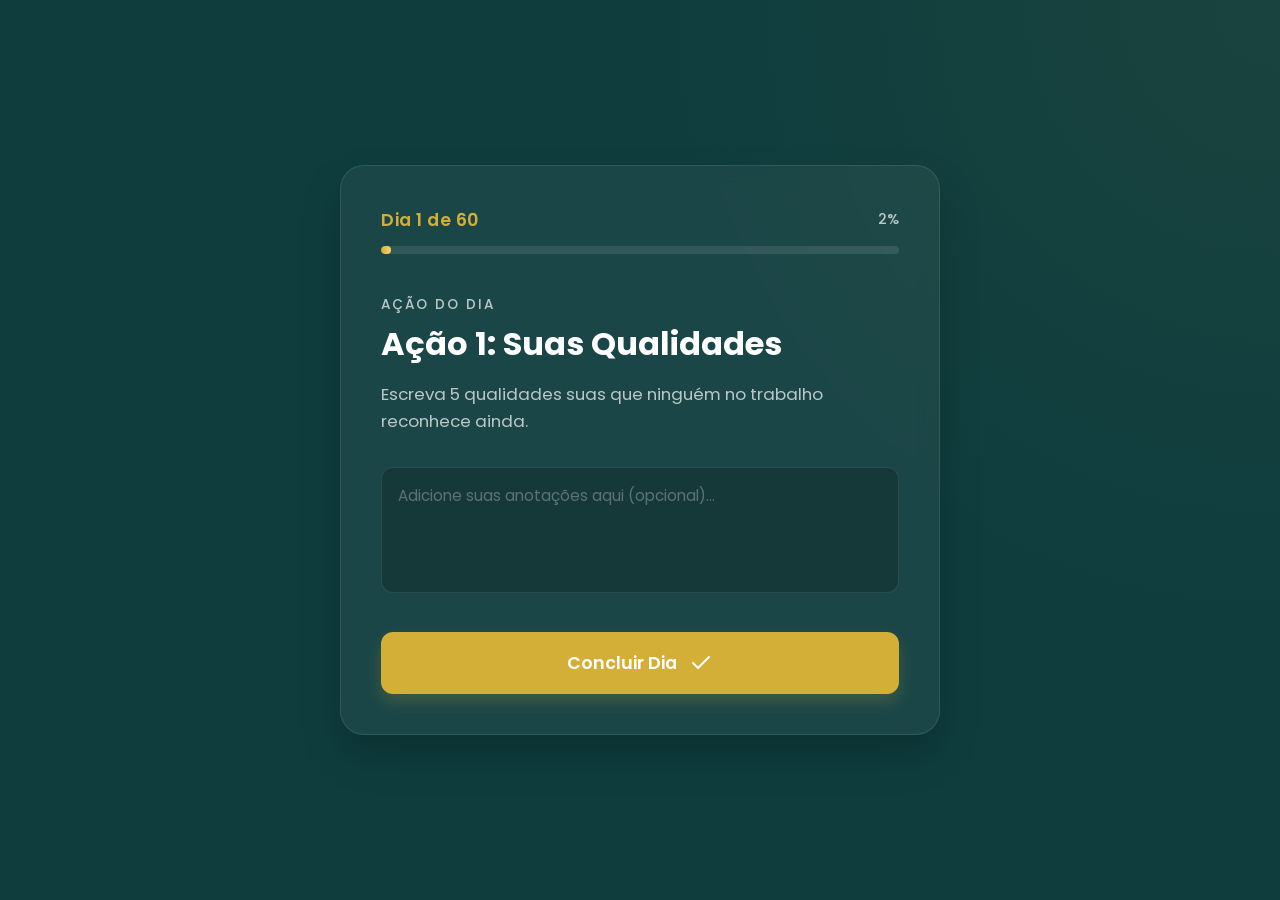
<file: index.html>
<!DOCTYPE html>
<html lang="pt-BR">
<head>
    <meta charset="UTF-8">
    <meta name="viewport" content="width=device-width, initial-scale=1.0">
    <title>Desafio de 60 Dias</title>
    <link rel="preconnect" href="https://fonts.googleapis.com">
    <link rel="preconnect" href="https://fonts.gstatic.com" crossorigin>
    <link href="https://fonts.googleapis.com/css2?family=Poppins:wght@300;400;500;600;700&display=swap" rel="stylesheet">
    <link rel="stylesheet" href="styles.css">
</head>
<body>
    <div class="app-container">
        <header class="app-header">
            <div class="progress-indicator">
                <span class="progress-text" id="progress-text">Dia 1 de 60</span>
                <span class="progress-percentage" id="progress-percentage">0%</span>
            </div>
            <div class="progress-bar-container">
                <div class="progress-bar" id="progress-bar"></div>
            </div>
        </header>

        <main class="app-content">
            <div class="action-card" id="action-card">
                <h2 class="section-subtitle">Ação do Dia</h2>
                <h1 class="action-title" id="action-title">Definir seus objetivos principais</h1>
                <p class="action-description" id="action-description">
                    Escreva no seu caderno quais são os 3 principais objetivos que você deseja alcançar nestes 60 dias. Seja específico e realista.
                </p>
                
                <div class="action-input-group">
                    <textarea id="action-notes" placeholder="Adicione suas anotações aqui (opcional)..." rows="4"></textarea>
                </div>

                <button class="btn-primary" id="complete-btn">
                    <span>Concluir Dia</span>
                    <svg width="24" height="24" viewBox="0 0 24 24" fill="none" stroke="currentColor" stroke-width="2" stroke-linecap="round" stroke-linejoin="round">
                        <polyline points="20 6 9 17 4 12"></polyline>
                    </svg>
                </button>
            </div>

            <div class="success-message hidden" id="success-message">
                <div class="success-icon">
                    <svg width="64" height="64" viewBox="0 0 24 24" fill="none" stroke="#D4AF37" stroke-width="2" stroke-linecap="round" stroke-linejoin="round">
                        <circle cx="12" cy="12" r="10"></circle>
                        <polyline points="16 12 12 8 8 12"></polyline>
                        <line x1="12" y1="16" x2="12" y2="8"></line>
                    </svg>
                </div>
                <h2>Parabéns!</h2>
                <p>Você concluiu a ação de hoje com sucesso.</p>
                <p class="success-subtitle">O sucesso é a soma de pequenos esforços repetidos dia após dia.</p>
                <button class="btn-secondary" id="next-day-btn">Ver próximo dia</button>
            </div>
        </main>
    </div>
    <script src="script.js"></script>
    <script src="config.js"></script>

<script>
document.addEventListener('DOMContentLoaded', async () => {
    if (!window.supabaseClient) {
        console.error("Supabase não carregado");
        return;
    }

    const { data: { session } } = await window.supabaseClient.auth.getSession();

    if (!session) {
        window.location.href = 'login.html';
    }
});
</script>
</body>
</html>
</file>
<file: styles.css>
:root {
    --bg-color: #0F3D3E;
    --accent-color: #D4AF37;
    --accent-hover: #b8962c;
    --text-primary: #FFFFFF;
    --text-secondary: rgba(255, 255, 255, 0.7);
    --card-bg: rgba(255, 255, 255, 0.05);
    --border-color: rgba(255, 255, 255, 0.1);
    --success-color: #2ecc71;
}

* {
    margin: 0;
    padding: 0;
    box-sizing: border-box;
    font-family: 'Poppins', sans-serif;
}

body {
    background-color: var(--bg-color);
    color: var(--text-primary);
    min-height: 100vh;
    display: flex;
    justify-content: center;
    align-items: center;
    line-height: 1.6;
    padding: 20px;
    background-image: radial-gradient(circle at top right, rgba(212, 175, 55, 0.05), transparent 40%);
}

.app-container {
    width: 100%;
    max-width: 600px;
    background: var(--card-bg);
    border: 1px solid var(--border-color);
    border-radius: 24px;
    padding: 40px;
    box-shadow: 0 20px 40px rgba(0, 0, 0, 0.2);
    backdrop-filter: blur(10px);
}

/* Header & Progress */
.app-header {
    margin-bottom: 40px;
}

.progress-indicator {
    display: flex;
    justify-content: space-between;
    align-items: center;
    margin-bottom: 12px;
}

.progress-text {
    font-size: 1.1rem;
    font-weight: 600;
    color: var(--accent-color);
    letter-spacing: 0.5px;
}

.progress-percentage {
    font-size: 0.9rem;
    font-weight: 500;
    color: var(--text-secondary);
}

.progress-bar-container {
    width: 100%;
    height: 8px;
    background-color: rgba(255, 255, 255, 0.1);
    border-radius: 10px;
    overflow: hidden;
}

.progress-bar {
    height: 100%;
    background: linear-gradient(90deg, var(--accent-color), #f7d770);
    border-radius: 10px;
    width: 0%;
    transition: width 1s cubic-bezier(0.1, 0.7, 0.1, 1);
}

/* Main Content */
.app-content {
    position: relative;
    min-height: 300px;
}

.action-card {
    transition: opacity 0.5s ease, transform 0.5s ease;
}

.action-card.fade-out {
    opacity: 0;
    transform: translateY(-20px);
    pointer-events: none;
    position: absolute;
    width: 100%;
}

.section-subtitle {
    font-size: 0.85rem;
    text-transform: uppercase;
    letter-spacing: 2px;
    color: var(--text-secondary);
    margin-bottom: 8px;
    font-weight: 500;
}

.action-title {
    font-size: 2rem;
    font-weight: 700;
    margin-bottom: 16px;
    line-height: 1.3;
    color: var(--text-primary);
}

.action-description {
    font-size: 1.05rem;
    color: var(--text-secondary);
    margin-bottom: 32px;
}

.action-input-group {
    margin-bottom: 32px;
}

textarea {
    width: 100%;
    background-color: rgba(0, 0, 0, 0.2);
    border: 1px solid var(--border-color);
    border-radius: 12px;
    padding: 16px;
    color: var(--text-primary);
    font-size: 0.95rem;
    resize: none;
    transition: all 0.3s ease;
}

textarea:focus {
    outline: none;
    border-color: var(--accent-color);
    background-color: rgba(0, 0, 0, 0.3);
    box-shadow: 0 0 0 4px rgba(212, 175, 55, 0.1);
}

textarea::placeholder {
    color: rgba(255, 255, 255, 0.3);
}

/* Buttons */
.btn-primary {
    width: 100%;
    background-color: var(--accent-color);
    color: var(--text-primary);
    border: none;
    border-radius: 12px;
    padding: 18px;
    font-size: 1.1rem;
    font-weight: 600;
    cursor: pointer;
    display: flex;
    justify-content: center;
    align-items: center;
    gap: 12px;
    transition: all 0.3s ease;
    box-shadow: 0 8px 16px rgba(212, 175, 55, 0.2);
}

.btn-primary:hover {
    background-color: var(--accent-hover);
    transform: translateY(-2px);
    box-shadow: 0 12px 20px rgba(212, 175, 55, 0.3);
}

.btn-primary:active {
    transform: translateY(0);
}

.btn-secondary {
    background-color: transparent;
    color: var(--text-primary);
    border: 1px solid var(--border-color);
    border-radius: 12px;
    padding: 14px 24px;
    font-size: 1rem;
    font-weight: 500;
    cursor: pointer;
    transition: all 0.3s ease;
}

.btn-secondary:hover {
    background-color: rgba(255, 255, 255, 0.05);
    border-color: var(--text-primary);
}

/* Success Message */
.success-message {
    text-align: center;
    display: flex;
    flex-direction: column;
    align-items: center;
    justify-content: center;
    height: 100%;
    padding: 20px 0;
    opacity: 1;
    transform: translateY(0);
    transition: opacity 0.5s ease, transform 0.5s ease;
}

.success-message.hidden {
    display: none;
    opacity: 0;
    transform: translateY(20px);
}

.success-icon {
    width: 80px;
    height: 80px;
    background-color: rgba(212, 175, 55, 0.1);
    border-radius: 50%;
    display: flex;
    justify-content: center;
    align-items: center;
    margin-bottom: 24px;
    animation: scaleIn 0.5s cubic-bezier(0.175, 0.885, 0.32, 1.275) forwards;
}

.success-message h2 {
    font-size: 2rem;
    color: var(--accent-color);
    margin-bottom: 12px;
}

.success-message p {
    font-size: 1.1rem;
    margin-bottom: 8px;
}

.success-subtitle {
    font-size: 0.95rem;
    color: var(--text-secondary);
    margin-bottom: 32px;
    font-style: italic;
}

@keyframes scaleIn {
    0% {
        transform: scale(0);
        opacity: 0;
    }
    100% {
        transform: scale(1);
        opacity: 1;
    }
}

/* Responsive */
@media (max-width: 480px) {
    .app-container {
        padding: 30px 20px;
        border-radius: 16px;
    }

    .action-title {
        font-size: 1.6rem;
    }
}
</file>
